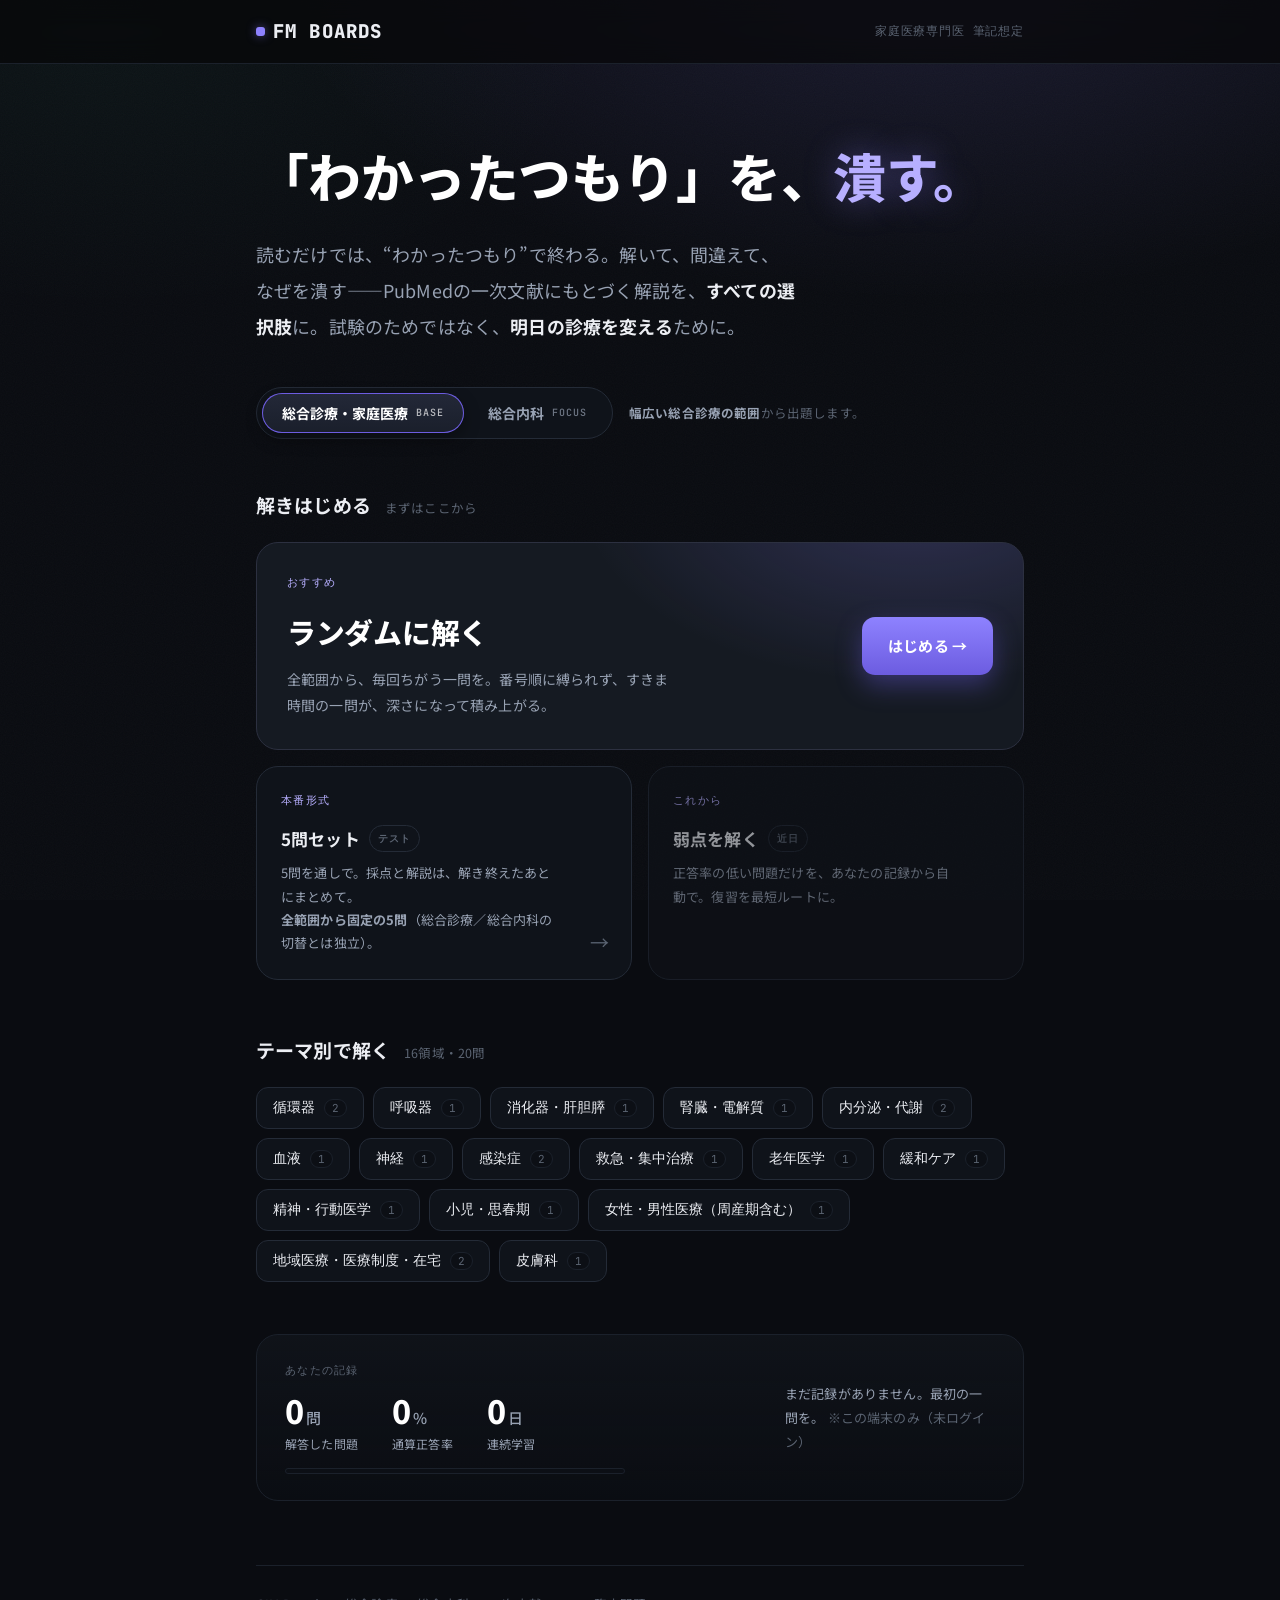
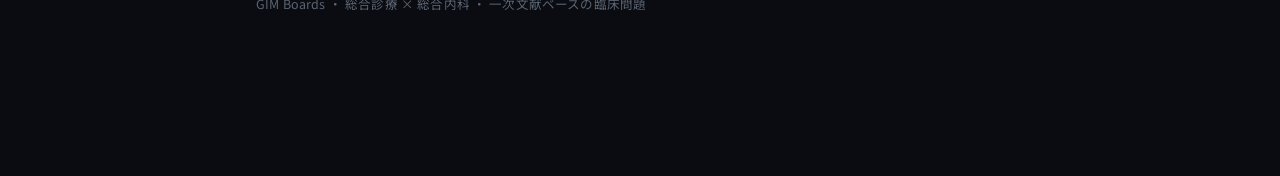
<file: fmboards_index.html>
<!DOCTYPE html>
<html lang="ja">
<head>
<meta charset="UTF-8">
<meta name="viewport" content="width=device-width, initial-scale=1.0">
<title>FM Boards — 家庭医療専門医 筆記想定問題集</title>
<meta name="description" content="総合診療専門医レベルの筆記想定問題集。PubMed照合済みの深い解説つき。">
<link rel="preconnect" href="https://fonts.googleapis.com"><link rel="preconnect" href="https://fonts.gstatic.com" crossorigin>
<link href="https://fonts.googleapis.com/css2?family=Inter:wght@400;500;600;700;800&family=Noto+Sans+JP:wght@400;500;700&family=JetBrains+Mono:wght@500;600&display=swap" rel="stylesheet">
<link rel="stylesheet" href="fmboards_styles.css">
</head>
<body>
<div class="progress" id="pg"></div>
<header><div class="bar">
  <a href="" onclick="location.reload();return false;" style="display:flex;align-items:center;gap:8px;text-decoration:none;color:inherit">
    <span class="dot"></span><span class="b">FM BOARDS</span>
  </a>
  <span class="r">家庭医療専門医 筆記想定</span>
</div></header>
<main>
  <div id="home" class="screen active"></div>
  <div id="quiz" class="screen"></div>
  <div id="result" class="screen"></div>
</main>
<script src="fmboards_data.js"></script>
<script src="fmboards_app.js"></script>
</body>
</html>
</file>
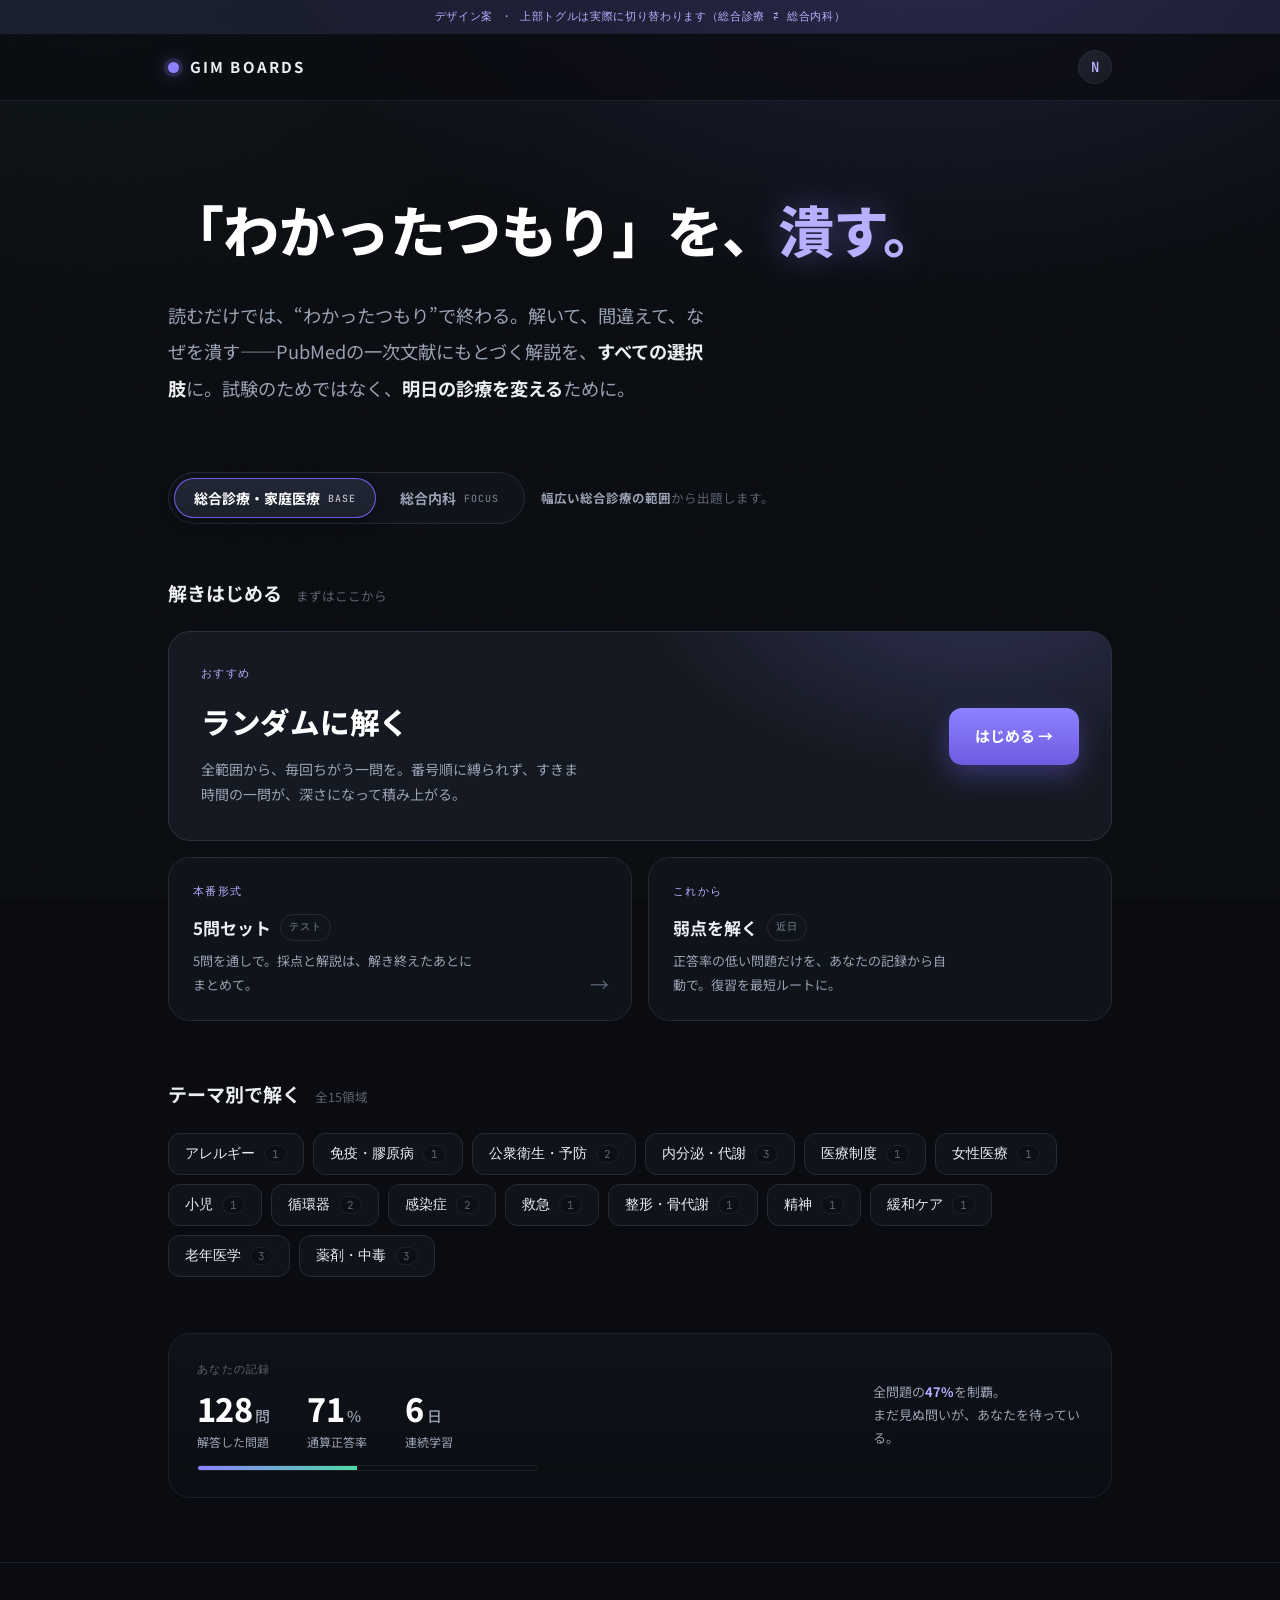
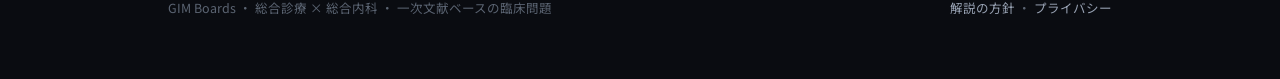
<file: docs/gimboards_redesign_mock.html>
<!DOCTYPE html>
<html lang="ja">
<head>
<meta charset="UTF-8">
<meta name="viewport" content="width=device-width, initial-scale=1.0">
<title>GIM Boards — デザイン案</title>
<link rel="preconnect" href="https://fonts.googleapis.com">
<link rel="preconnect" href="https://fonts.gstatic.com" crossorigin>
<link href="https://fonts.googleapis.com/css2?family=Inter:wght@400;500;600;700;800&family=Noto+Sans+JP:wght@400;500;700;800&family=JetBrains+Mono:wght@500;600&display=swap" rel="stylesheet">
<style>
:root{
  --ink:#0A0C11; --ink-2:#0F131A; --ink-3:#151A22;
  --line:#242B37; --line-soft:#1B212B;
  --text:#ECEEF3; --muted:#98A2B3; --faint:#5B6472;
  --iris:#8E82FF; --iris-soft:#B7AFFF; --iris-deep:#6C5CE0; --mint:#4FD9A6;
  --sans:-apple-system,BlinkMacSystemFont,"Helvetica Neue","Hiragino Sans","Hiragino Kaku Gothic ProN","Noto Sans JP","Inter",sans-serif;
  --mono:ui-monospace,"SF Mono",Menlo,"JetBrains Mono",monospace;
  --r-lg:22px; --maxw:1000px;
}
*{box-sizing:border-box;margin:0;padding:0}
html{-webkit-text-size-adjust:100%}
body{font-family:var(--sans); color:var(--text); background:var(--ink); line-height:1.75; -webkit-font-smoothing:antialiased; overflow-x:hidden}
body::before{content:""; position:fixed; inset:0; z-index:-2;
  background:radial-gradient(1100px 620px at 72% -8%, rgba(142,130,255,.15), transparent 60%),
             radial-gradient(900px 500px at 8% 4%, rgba(79,217,166,.045), transparent 55%), var(--ink)}
body::after{content:""; position:fixed; inset:0; z-index:-1; opacity:.03; pointer-events:none;
  background-image:url("data:image/svg+xml,%3Csvg xmlns='http://www.w3.org/2000/svg' width='140' height='140'%3E%3Cfilter id='n'%3E%3CfeTurbulence type='fractalNoise' baseFrequency='.9' numOctaves='2'/%3E%3C/filter%3E%3Crect width='100%25' height='100%25' filter='url(%23n)'/%3E%3C/svg%3E")}
a{color:inherit;text-decoration:none}
:focus-visible{outline:2px solid var(--iris-soft); outline-offset:3px; border-radius:8px}
.wrap{max-width:var(--maxw); margin:0 auto; padding:0 28px}
.mono{font-family:var(--mono); font-weight:500; letter-spacing:.12em; text-transform:uppercase}

header{position:sticky; top:0; z-index:40; backdrop-filter:blur(14px); background:rgba(10,12,17,.72); border-bottom:1px solid var(--line-soft)}
.bar{max-width:var(--maxw); margin:0 auto; padding:16px 28px; display:flex; align-items:center; justify-content:space-between; gap:20px}
.brand{display:flex; align-items:center; gap:11px}
.mark{width:11px; height:11px; border-radius:50%; background:var(--iris); box-shadow:0 0 0 4px rgba(142,130,255,.16), 0 0 18px rgba(142,130,255,.7)}
.brand b{font-weight:700; letter-spacing:.14em; font-size:15px}
.acct{position:relative}
.avatar{width:34px; height:34px; border-radius:50%; border:1px solid var(--line); background:linear-gradient(145deg,#20242e,#151922); color:var(--iris-soft); font-family:var(--mono); font-weight:600; font-size:14px; display:grid; place-items:center; cursor:pointer; transition:border-color .2s, transform .2s}
.avatar:hover{border-color:var(--iris-deep); transform:translateY(-1px)}
.menu{position:absolute; right:0; top:46px; min-width:210px; padding:8px; background:var(--ink-3); border:1px solid var(--line); border-radius:14px; box-shadow:0 24px 60px rgba(0,0,0,.5); display:none}
.menu.open{display:block; animation:pop .16s ease}
@keyframes pop{from{opacity:0; transform:translateY(-6px)}to{opacity:1; transform:none}}
.menu .who{padding:8px 10px 10px; border-bottom:1px solid var(--line-soft); margin-bottom:6px}
.menu .who small{display:block; color:var(--faint); font-size:11px; letter-spacing:.08em; margin-bottom:3px; font-family:var(--mono)}
.menu .who .em{color:var(--muted); font-size:13px; word-break:break-all}
.menu button{width:100%; text-align:left; padding:9px 10px; border:0; border-radius:9px; cursor:pointer; background:transparent; color:var(--text); font-family:var(--sans); font-size:14px}
.menu button:hover{background:rgba(142,130,255,.12); color:var(--iris-soft)}

.hero{padding:88px 0 26px}
.h1{font-weight:800; color:#fff; font-size:clamp(2.05rem, 5.6vw, 3.5rem); line-height:1.42; letter-spacing:-.01em; margin-bottom:28px; word-break:keep-all}
.h1 .accent{color:var(--iris-soft); text-shadow:0 0 34px rgba(142,130,255,.4)}
.lede{max-width:54ch; color:var(--muted); font-size:clamp(1rem,1.5vw,1.14rem); line-height:2}
.lede b{color:var(--text); font-weight:700}

.scopewrap{margin:40px 0 8px; display:flex; flex-wrap:wrap; align-items:center; gap:16px}
.seg{display:inline-flex; padding:5px; gap:4px; background:var(--ink-2); border:1px solid var(--line); border-radius:999px}
.seg button{border:0; cursor:pointer; padding:10px 20px; border-radius:999px; font-family:var(--sans); font-weight:700; font-size:14px; color:var(--muted); background:transparent; transition:.2s; display:flex; align-items:center; gap:8px}
.seg button .k{font-family:var(--mono); font-weight:500; font-size:10px; letter-spacing:.1em; opacity:.7}
.seg button[aria-selected="true"]{background:linear-gradient(180deg,#232838,#1a1f2b); color:#fff; box-shadow:inset 0 0 0 1px var(--iris-deep), 0 6px 16px rgba(0,0,0,.35)}
.scopenote{font-size:12.5px; color:var(--faint); max-width:38ch}
.scopenote b{color:var(--muted); font-weight:700}

.section{padding:44px 0}
.sec-h{display:flex; align-items:baseline; gap:14px; margin-bottom:22px}
.sec-h h2{font-weight:700; font-size:19px}
.sec-h .sub{color:var(--faint); font-size:12.5px}

/* primary full-width mode */
.primary-card{border:1px solid #2c3040; border-radius:var(--r-lg);
  background:radial-gradient(560px 320px at 86% -25%, rgba(142,130,255,.22), transparent 60%), var(--ink-3);
  padding:32px; display:flex; align-items:center; justify-content:space-between; gap:28px; flex-wrap:wrap;
  cursor:pointer; transition:border-color .22s, transform .22s, box-shadow .22s}
.primary-card:hover{border-color:var(--iris-deep); transform:translateY(-3px); box-shadow:0 20px 46px rgba(0,0,0,.45)}
.primary-card .tag{font-size:10.5px; color:var(--iris-soft); margin-bottom:13px}
.primary-card h3{font-weight:800; font-size:clamp(1.35rem,3vw,1.85rem); letter-spacing:-.01em; margin-bottom:9px; color:#fff}
.primary-card p{color:var(--muted); font-size:14px; max-width:48ch; line-height:1.85}
.primary-card .cta{flex-shrink:0; display:inline-flex; align-items:center; gap:9px; background:linear-gradient(180deg,var(--iris),var(--iris-deep)); color:#fff; font-weight:700; font-size:15px; padding:15px 26px; border-radius:13px; box-shadow:0 10px 26px rgba(108,92,224,.4); transition:.2s}
.primary-card:hover .cta{transform:translateY(-2px); box-shadow:0 14px 32px rgba(108,92,224,.55)}

/* secondary modes */
.mode-strip{display:grid; grid-template-columns:repeat(auto-fit,minmax(270px,1fr)); gap:16px; margin-top:16px}
.scard{position:relative; border:1px solid var(--line); border-radius:var(--r-lg); background:var(--ink-2); padding:24px; transition:border-color .2s, transform .2s, box-shadow .2s; cursor:pointer}
.scard:hover{border-color:var(--iris-deep); transform:translateY(-3px); box-shadow:0 16px 36px rgba(0,0,0,.4)}
.scard .tag{font-size:10.5px; color:var(--iris-soft); margin-bottom:12px}
.scard h4{font-weight:700; font-size:17px; margin-bottom:7px; display:flex; align-items:center; gap:9px}
.scard p{color:var(--muted); font-size:13px; line-height:1.8; max-width:40ch}
.scard .go{position:absolute; right:22px; bottom:20px; color:var(--faint); font-size:19px; transition:.2s}
.scard:hover .go{color:var(--iris-soft); transform:translateX(3px)}
.scard.soon{opacity:.6; cursor:default}
.scard.soon:hover{transform:none; border-color:var(--line); box-shadow:none}
.scard.soon .go{display:none}
.pill{font-family:var(--mono); font-size:9.5px; letter-spacing:.12em; padding:4px 8px; border-radius:999px; border:1px solid var(--line); color:var(--faint)}

/* themes */
.chips{display:flex; flex-wrap:wrap; gap:9px}
.chip{display:inline-flex; align-items:center; gap:9px; padding:11px 16px; border-radius:12px; border:1px solid var(--line); background:var(--ink-2); color:var(--text); font-size:13.5px; cursor:pointer; transition:.18s}
.chip:hover{border-color:var(--iris-deep); background:var(--ink-3); transform:translateY(-1px)}
.chip .n{font-family:var(--mono); font-size:11px; color:var(--faint); background:#0c0f15; border:1px solid var(--line-soft); padding:1px 7px; border-radius:999px}
.chip[hidden]{display:none}

.record{border:1px solid var(--line-soft); border-radius:var(--r-lg); padding:26px 28px; background:linear-gradient(180deg,rgba(21,26,34,.5),rgba(15,19,26,.2)); display:flex; flex-wrap:wrap; align-items:center; justify-content:space-between; gap:24px}
.record .lbl{font-size:10.5px; color:var(--faint); margin-bottom:14px}
.stats{display:flex; gap:38px; flex-wrap:wrap}
.stat .v{font-weight:800; font-size:32px; letter-spacing:-.02em; color:#fff; line-height:1}
.stat .v em{font-style:normal; font-size:15px; color:var(--muted); font-weight:500; margin-left:3px}
.stat .c{font-size:12px; color:var(--muted); margin-top:7px}
.bar-mini{height:6px; border-radius:4px; background:#0c0f15; border:1px solid var(--line-soft); overflow:hidden; width:min(340px,42vw); margin-top:13px}
.bar-mini i{display:block; height:100%; width:47%; background:linear-gradient(90deg,var(--iris),var(--mint))}
.record .msg{color:var(--muted); font-size:13px; max-width:30ch}
.record .msg b{color:var(--iris-soft); font-weight:700}

footer{margin-top:20px; border-top:1px solid var(--line-soft); padding:34px 0 60px}
footer .f{max-width:var(--maxw); margin:0 auto; padding:0 28px; display:flex; flex-wrap:wrap; justify-content:space-between; gap:16px; color:var(--faint); font-size:12.5px}
footer a{color:var(--muted)} footer a:hover{color:var(--iris-soft)}

.reveal{opacity:0; transform:translateY(14px)}
.reveal.in{opacity:1; transform:none; transition:opacity .7s ease, transform .7s cubic-bezier(.2,.7,.2,1)}
@media (max-width:760px){.hero{padding:56px 0 18px}.stats{gap:26px}.primary-card{padding:26px}.primary-card .cta{width:100%; justify-content:center}}
@media (prefers-reduced-motion:reduce){.reveal{opacity:1; transform:none; transition:none}*{scroll-behavior:auto!important}}
.demobar{background:rgba(142,130,255,.10); border-bottom:1px solid var(--line-soft); font-family:var(--mono); font-size:11px; letter-spacing:.06em; color:var(--iris-soft); text-align:center; padding:7px}
</style>
</head>
<body>

<div class="demobar">デザイン案 ・ 上部トグルは実際に切り替わります（総合診療 ⇄ 総合内科）</div>

<header>
  <div class="bar">
    <a class="brand" href="#"><span class="mark"></span><b>GIM&nbsp;BOARDS</b></a>
    <div class="acct">
      <div class="avatar" id="av" tabindex="0" role="button" aria-label="アカウント">N</div>
      <div class="menu" id="mn">
        <div class="who"><small>ログイン中</small><div class="em">numbergirl1995@gmail.com</div></div>
        <button>進捗をみる</button>
        <button>ログアウト</button>
      </div>
    </div>
  </div>
</header>

<main class="wrap">

  <section class="hero">
    <h1 class="h1 reveal">「わかったつもり」を、<span class="accent">潰す。</span></h1>
    <p class="lede reveal">読むだけでは、“わかったつもり”で終わる。解いて、間違えて、なぜを潰す——PubMedの一次文献にもとづく解説を、<b>すべての選択肢</b>に。試験のためではなく、<b>明日の診療を変える</b>ために。</p>
  </section>

  <div class="scopewrap reveal">
    <div class="seg" role="tablist" aria-label="出題範囲">
      <button role="tab" aria-selected="true" data-scope="gp">総合診療・家庭医療 <span class="k">BASE</span></button>
      <button role="tab" aria-selected="false" data-scope="im">総合内科 <span class="k">FOCUS</span></button>
    </div>
    <div class="scopenote" id="scopenote"><b>幅広い総合診療の範囲</b>から出題します。</div>
  </div>

  <section class="section">
    <div class="sec-h reveal"><h2>解きはじめる</h2><span class="sub">まずはここから</span></div>

    <div class="primary-card reveal">
      <div class="txt">
        <div class="tag mono">おすすめ</div>
        <h3>ランダムに解く</h3>
        <p>全範囲から、毎回ちがう一問を。番号順に縛られず、すきま時間の一問が、深さになって積み上がる。</p>
      </div>
      <span class="cta">はじめる →</span>
    </div>

    <div class="mode-strip">
      <div class="scard reveal" id="setcard">
        <div class="tag mono">本番形式</div>
        <h4>5問セット <span class="pill">テスト</span></h4>
        <p>5問を通しで。採点と解説は、解き終えたあとにまとめて。</p>
        <span class="go">→</span>
      </div>
      <div class="scard soon reveal" id="weakcard">
        <div class="tag mono">これから</div>
        <h4>弱点を解く <span class="pill">近日</span></h4>
        <p>正答率の低い問題だけを、あなたの記録から自動で。復習を最短ルートに。</p>
      </div>
    </div>
  </section>

  <section class="section" style="padding-top:12px">
    <div class="sec-h reveal"><h2>テーマ別で解く</h2><span class="sub" id="themesub">全15領域</span></div>
    <div class="chips reveal" id="chips">
      <button class="chip" data-im="1">アレルギー <span class="n">1</span></button>
      <button class="chip" data-im="1">免疫・膠原病 <span class="n">1</span></button>
      <button class="chip" data-im="0">公衆衛生・予防 <span class="n">2</span></button>
      <button class="chip" data-im="1">内分泌・代謝 <span class="n">3</span></button>
      <button class="chip" data-im="0">医療制度 <span class="n">1</span></button>
      <button class="chip" data-im="0">女性医療 <span class="n">1</span></button>
      <button class="chip" data-im="0">小児 <span class="n">1</span></button>
      <button class="chip" data-im="1">循環器 <span class="n">2</span></button>
      <button class="chip" data-im="1">感染症 <span class="n">2</span></button>
      <button class="chip" data-im="1">救急 <span class="n">1</span></button>
      <button class="chip" data-im="1">整形・骨代謝 <span class="n">1</span></button>
      <button class="chip" data-im="1">精神 <span class="n">1</span></button>
      <button class="chip" data-im="1">緩和ケア <span class="n">1</span></button>
      <button class="chip" data-im="1">老年医学 <span class="n">3</span></button>
      <button class="chip" data-im="1">薬剤・中毒 <span class="n">3</span></button>
    </div>
  </section>

  <section class="section" style="padding-top:12px">
    <div class="record reveal">
      <div>
        <div class="lbl mono">あなたの記録</div>
        <div class="stats">
          <div class="stat"><div class="v">128<em>問</em></div><div class="c">解答した問題</div></div>
          <div class="stat"><div class="v">71<em>%</em></div><div class="c">通算正答率</div></div>
          <div class="stat"><div class="v">6<em>日</em></div><div class="c">連続学習</div></div>
        </div>
        <div class="bar-mini"><i></i></div>
      </div>
      <div class="msg">全問題の<b>47%</b>を制覇。<br>まだ見ぬ問いが、あなたを待っている。</div>
    </div>
  </section>

</main>

<footer>
  <div class="f">
    <span>GIM Boards ・ 総合診療 × 総合内科 ・ 一次文献ベースの臨床問題</span>
    <span><a href="#">解説の方針</a> ・ <a href="#">プライバシー</a></span>
  </div>
</footer>

<script>
const av=document.getElementById('av'), mn=document.getElementById('mn');
const toggleMenu=()=>mn.classList.toggle('open');
av.addEventListener('click',toggleMenu);
av.addEventListener('keydown',e=>{if(e.key==='Enter'||e.key===' '){e.preventDefault();toggleMenu();}});
document.addEventListener('click',e=>{if(!e.target.closest('.acct'))mn.classList.remove('open');});

const segBtns=document.querySelectorAll('.seg button');
const chips=document.querySelectorAll('#chips .chip');
const setcard=document.getElementById('setcard');
const note=document.getElementById('scopenote');
const themesub=document.getElementById('themesub');
function applyScope(scope){
  segBtns.forEach(b=>b.setAttribute('aria-selected', b.dataset.scope===scope));
  const im = scope==='im';
  chips.forEach(c=>{ c.hidden = im && c.dataset.im==='0'; });
  setcard.style.display = im ? 'none' : '';
  note.innerHTML = im
    ? '総合内科の基盤固めモード。<b>小児・女性医療・公衆衛生・医療制度を除外</b>し、テスト形式はお休みします。'
    : '<b>幅広い総合診療の範囲</b>から出題します。';
  themesub.textContent = im ? [...chips].filter(c=>!c.hidden).length+'領域' : '全15領域';
}
segBtns.forEach(b=>b.addEventListener('click',()=>applyScope(b.dataset.scope)));

const io=new IntersectionObserver((es)=>es.forEach(e=>{if(e.isIntersecting){e.target.classList.add('in');io.unobserve(e.target);}}),{threshold:.12});
document.querySelectorAll('.reveal').forEach((el,i)=>{el.style.transitionDelay=(Math.min(i,6)*40)+'ms'; io.observe(el);});
</script>
</body>
</html>
</file>
<file: fmboards_styles.css>
/* ===========================================================
   FM BOARDS — design system (Neon Dark / violet + chapter colors)
   Locked design. Tokens → restyle freely from :root.
   =========================================================== */
:root{
  /* palette updated to redesign (GIM Boards / iris + mint). Token NAMES preserved so JS inline refs (--neon-2/--muted/--faint/--green …) keep working; only values changed. */
  --bg:#0A0C11; --surface:#0F131A; --surface-2:#151A22; --hair:#1B212B; --hair-2:#242B37;
  --text:#ECEEF3; --muted:#98A2B3; --faint:#5B6472;
  --neon:#8E82FF; --neon-2:#B7AFFF; --neon-glow:rgba(142,130,255,.5); --neon-soft:rgba(142,130,255,.12); --neon-line:rgba(142,130,255,.42);
  --green:#4FD9A6; --green-soft:rgba(79,217,166,.12); --green-line:rgba(79,217,166,.42);
  --red:#fb7185; --red-soft:rgba(251,113,133,.12); --red-line:rgba(251,113,133,.42);
  --amber:#fbbf24; --amber-soft:rgba(251,191,36,.12); --amber-line:rgba(251,191,36,.42);
  --mono:"JetBrains Mono",ui-monospace,monospace;
  --sans:-apple-system,BlinkMacSystemFont,"Helvetica Neue","Hiragino Sans","Hiragino Kaku Gothic ProN","Noto Sans JP","Inter",sans-serif;
  /* new redesign tokens from the mock (added, not renamed) — used by #home components */
  --iris:#8E82FF; --iris-soft:#B7AFFF; --iris-deep:#6C5CE0; --mint:#4FD9A6;
  --ink:#0A0C11; --ink-2:#0F131A; --ink-3:#151A22; --line:#242B37; --line-soft:#1B212B;
  --r-lg:22px;
}
*{box-sizing:border-box;margin:0;padding:0}
html{scroll-behavior:smooth}
body{background:var(--bg);color:var(--text);font-family:var(--sans);font-size:16px;line-height:1.85;-webkit-font-smoothing:antialiased;letter-spacing:.01em;
  background-image:radial-gradient(1100px 620px at 72% -8%,rgba(142,130,255,.15),transparent 60%),radial-gradient(900px 500px at 8% 4%,rgba(79,217,166,.045),transparent 55%);
  background-attachment:fixed;min-height:100vh}
a{color:inherit}
.mono{font-family:var(--mono)}
.progress{position:fixed;top:0;left:0;height:2px;width:0;z-index:60;background:linear-gradient(90deg,var(--neon),var(--green));box-shadow:0 0 12px var(--neon-glow);transition:width .25s}
/* ---- top bar ---- */
header{position:sticky;top:0;z-index:50;background:rgba(7,8,9,.72);backdrop-filter:blur(12px);border-bottom:1px solid var(--hair)}
.bar{max-width:820px;margin:0 auto;padding:14px 26px;display:flex;align-items:center;gap:12px;font-family:var(--mono);font-size:12px;letter-spacing:.07em;color:var(--muted)}
.bar .dot{width:9px;height:9px;border-radius:3px;background:var(--neon);box-shadow:0 0 10px var(--neon-glow)}
.bar .b{color:var(--text);font-weight:800;font-size:19px;letter-spacing:.06em}
.bar .r{margin-left:auto;color:var(--faint)}
.btn-ghost{font-family:var(--mono);font-size:12px;color:var(--neon-2);background:var(--neon-soft);border:1px solid var(--neon-line);padding:6px 12px;border-radius:8px;cursor:pointer;transition:.2s}
.btn-ghost:hover{box-shadow:0 0 14px var(--neon-soft)}
main{max-width:820px;margin:0 auto;padding:0 26px 130px}
.screen{display:none;animation:fade .5s cubic-bezier(.2,.7,.2,1)}
.screen.active{display:block}
@keyframes fade{from{opacity:0;transform:translateY(10px)}to{opacity:1;transform:none}}
.reveal{opacity:0;transform:translateY(13px);transition:.6s cubic-bezier(.2,.7,.2,1)}.reveal.in{opacity:1;transform:none}
/* ---- home ---- */
.home{padding:64px 0 40px}
.home .kicker{font-family:var(--mono);font-size:12px;letter-spacing:.16em;color:var(--neon-2);text-transform:uppercase}
.home h1{font-size:46px;font-weight:800;letter-spacing:-.03em;line-height:1.08;margin:16px 0 14px}
.home h1 .g{background:linear-gradient(120deg,var(--neon-2),var(--green));-webkit-background-clip:text;background-clip:text;color:transparent}
.home .lead{color:var(--muted);font-size:17px;max-width:54ch}
.home .stats{display:flex;gap:26px;margin:30px 0 34px;flex-wrap:wrap}
.stat .v{font-size:30px;font-weight:700;letter-spacing:-.02em}
.stat .k{font-family:var(--mono);font-size:11px;color:var(--faint);letter-spacing:.08em;text-transform:uppercase}
.cta{display:inline-flex;align-items:center;gap:10px;font-weight:700;font-size:16px;color:#0b0712;background:linear-gradient(120deg,var(--neon),#9b8dff);
  border:none;padding:15px 30px;border-radius:12px;cursor:pointer;box-shadow:0 8px 30px -8px var(--neon-glow);transition:.22s}
.cta:hover{transform:translateY(-2px);box-shadow:0 14px 40px -10px var(--neon-glow)}
.domains{margin-top:46px;border-top:1px solid var(--hair);padding-top:26px}
.domains .lab{font-family:var(--mono);font-size:11px;color:var(--faint);letter-spacing:.12em;text-transform:uppercase;margin-bottom:16px}
.qlist{list-style:none;display:flex;flex-direction:column}
.qrow{display:flex;align-items:center;gap:16px;padding:15px 6px;border-bottom:1px solid var(--hair);cursor:pointer;transition:.2s;position:relative}
.qrow::after{content:"";position:absolute;left:0;bottom:-1px;height:2px;width:0;background:var(--neon);box-shadow:0 0 8px var(--neon-glow);transition:width .35s}
.qrow:hover{padding-left:12px}.qrow:hover::after{width:100%}
.qrow .n{font-family:var(--mono);font-size:13px;color:var(--neon);width:26px}
.qrow .dom{font-family:var(--mono);font-size:11px;color:var(--faint);width:64px;flex:none}
.qrow .t{font-size:15.5px;color:var(--text)}
.qrow .chev{margin-left:auto;color:var(--faint);transition:.2s}.qrow:hover .chev{color:var(--neon-2);transform:translateX(3px)}
/* ---- quiz ---- */
.qtop{display:flex;align-items:center;gap:10px;padding:26px 0 10px;font-family:var(--mono);font-size:12px;color:var(--muted)}
.pips{display:flex;gap:6px;margin-left:auto}
.pip{width:9px;height:9px;border-radius:99px;background:var(--surface-2);border:1px solid var(--hair-2)}
.pip.cur{border-color:var(--neon);box-shadow:0 0 8px var(--neon-soft)}
.pip.ok{background:var(--green);border-color:var(--green)} .pip.ng{background:var(--red);border-color:var(--red)}
.hero{padding:18px 0 14px;border-bottom:1.5px solid var(--hair-2);position:relative}
.bignum{position:absolute;right:-2px;top:6px;font-family:"Inter",sans-serif;font-weight:800;font-size:104px;line-height:1;letter-spacing:-.05em;color:transparent;-webkit-text-stroke:1.5px var(--neon-line);opacity:.6;pointer-events:none}
.eyebrow{display:inline-flex;align-items:center;gap:8px;font-size:12.5px;font-weight:600;color:var(--neon-2);background:var(--neon-soft);border:1px solid var(--neon-line);padding:5px 12px;border-radius:99px}
.qtitle{font-size:27px;font-weight:700;letter-spacing:-.02em;line-height:1.4;max-width:20ch;margin-top:18px}
.meta{font-family:var(--mono);font-size:12px;color:var(--muted);margin:14px 0 22px}.meta .sep{color:var(--faint);margin:0 8px}
.stem{font-size:16px;line-height:1.95;color:#cdd0d8}
.stem b{color:#fff;font-weight:600;border-bottom:1.5px solid var(--neon);box-shadow:inset 0 -7px 0 var(--neon-soft);padding-bottom:1px}
.qask{margin:28px 0 14px;font-family:var(--mono);font-size:13px;letter-spacing:.08em;text-transform:uppercase;color:var(--neon-2)}
.options{list-style:none;border-top:1px solid var(--hair)}
.opt{display:flex;gap:18px;align-items:center;padding:18px 10px 18px 4px;border-bottom:1px solid var(--hair);cursor:pointer;position:relative;transition:.22s cubic-bezier(.2,.7,.2,1)}
.opt::after{content:"";position:absolute;left:0;bottom:-1px;height:2px;width:0;background:var(--neon);box-shadow:0 0 8px var(--neon-glow);transition:width .4s}
.opt:hover{padding-left:14px}.opt:hover::after{width:100%}
.opt .lt{flex:none;width:32px;height:32px;border:1.5px solid var(--hair-2);border-radius:8px;display:grid;place-items:center;font-family:var(--mono);font-weight:600;font-size:14px;color:var(--muted);transition:.22s}
.opt:hover .lt{border-color:var(--neon);color:var(--neon-2);box-shadow:0 0 12px var(--neon-soft)}
.opt .ot{font-size:16px;color:#dfe1e7}
.answered .opt{cursor:default}.answered .opt:hover{padding-left:4px}.answered .opt::after{display:none}
.opt.correct{background:var(--green-soft);border-bottom-color:transparent;border-radius:10px;box-shadow:inset 0 0 0 1px var(--green)}
.opt.correct .lt{background:var(--green);border-color:var(--green);color:#04231a}.opt.correct .ot{color:#fff}
.opt.wrong{background:var(--red-soft);border-bottom-color:transparent;border-radius:10px;box-shadow:inset 0 0 0 1px var(--red)}
.opt.wrong .lt{background:var(--red);border-color:var(--red);color:#3b0a14}
.tag{margin-left:auto;font-family:var(--mono);font-size:11px;font-weight:600;letter-spacing:.1em}
.opt.correct .tag{color:var(--green)}.opt.wrong .tag{color:var(--red)}
.hint{font-family:var(--mono);font-size:12px;color:var(--faint);margin-top:14px}
/* ---- explanation (chapter colors) ---- */
.explain{display:none;margin-top:6px}.explain.show{display:block}
section.sec{padding:30px 0 32px 22px;border-bottom:1px solid var(--hair);border-left:2.5px solid var(--sc,var(--hair-2))}
.sec.s1{--sc:var(--neon);--scl:var(--neon-line)}
.sec.s2{--sc:var(--green);--scl:var(--green-line)}
.sec.s3{--sc:var(--red);--scl:var(--red-line)}
.sec.s4{--sc:var(--amber);--scl:var(--amber-line)}
.sec.s5{--sc:var(--neon);--scl:var(--neon-line)}
.sec.s6{--sc:var(--neon);--scl:var(--neon-line)}
.qfig{margin:18px 0 6px}
.qfig svg{max-width:100%;height:auto;display:block;border:1px solid var(--hair-2);border-radius:12px;background:var(--surface);padding:10px}
.evnote{color:var(--muted);font-size:14px;line-height:1.7;padding:4px 2px}
/* ---- PICO chip + expandable panel (RCT evidence) ---- */
.picochip{display:inline-block;margin-left:8px;padding:2px 10px;font-family:var(--mono);font-size:11px;font-weight:700;letter-spacing:.04em;color:var(--neon-2);background:var(--neon-soft);border:1px solid var(--neon-line);border-radius:999px;cursor:pointer;vertical-align:middle;white-space:nowrap;transition:background .15s,box-shadow .15s}
.picochip:hover{background:rgba(124,108,255,.22);box-shadow:0 0 0 3px var(--neon-soft)}
.picorow{display:none}
.picorow.open{display:table-row}
.picorow>td{padding:0 0 6px!important;border:none!important}
.picobox{margin:2px 0 4px;padding:15px 17px;background:var(--surface-2);border:1px solid var(--hair-2);border-left:3px solid var(--neon);border-radius:10px}
.picogrid{display:grid;grid-template-columns:1fr 1fr;gap:9px 20px}
@media(max-width:640px){.picogrid{grid-template-columns:1fr}}
.picogrid>div,.picoline{font-size:13.5px;line-height:1.62;color:var(--muted)}
.picoline{margin-top:10px;padding-top:10px;border-top:1px dashed var(--hair-2)}
.pk{display:inline-block;min-width:1.6em;margin-right:9px;padding:1px 7px;font-family:var(--mono);font-size:11px;font-weight:700;text-align:center;border-radius:6px;vertical-align:baseline}
.pk.pc{color:var(--neon-2);background:var(--neon-soft);border:1px solid var(--neon-line)}
.pk.nn{color:var(--green);background:var(--green-soft);border:1px solid var(--green-line)}
.pk.cav{color:var(--amber);background:var(--amber-soft);border:1px solid var(--amber-line);min-width:auto}
/* ===================== Stage 3 — modes / crowd stats ===================== */
/* resume banner */
.resumebar{display:block;width:100%;text-align:left;margin:20px 0 4px;padding:14px 16px;font-size:14px;font-weight:700;color:var(--neon-2);background:var(--neon-soft);border:1px solid var(--neon-line);border-radius:12px;cursor:pointer;transition:.2s}
.resumebar:hover{box-shadow:0 0 0 3px var(--neon-soft);transform:translateY(-1px)}
/* home: two modes */
.modesec{margin-top:40px}
.modlab{display:flex;align-items:baseline;gap:10px;font-size:15px;font-weight:700;color:var(--text);margin:30px 0 14px}
.modlab .mi{font-family:var(--mono);color:var(--neon-2)}
.modlab .ms{font-size:12px;font-weight:400;color:var(--faint);letter-spacing:.02em}
.setcards{display:grid;grid-template-columns:1fr 1fr;gap:14px}
@media(max-width:620px){.setcards{grid-template-columns:1fr}}
.setcard{position:relative;text-align:left;cursor:pointer;border:1px solid var(--hair-2);border-radius:14px;padding:18px 18px 16px;background:linear-gradient(180deg,rgba(255,255,255,.02),transparent);transition:.2s;overflow:hidden}
.setcard::before{content:"";position:absolute;left:0;top:0;bottom:0;width:3px;background:var(--neon);opacity:.85}
.setcard.s-set2::before{background:var(--green)}
.setcard:hover{transform:translateY(-2px);border-color:var(--neon-line);box-shadow:0 14px 36px -18px var(--neon-glow)}
.setcard .sct{font-weight:700;font-size:17px;color:var(--text)}
.setcard .scq{font-family:var(--mono);font-size:12px;color:var(--neon-2);margin-top:2px;letter-spacing:.04em}
.setcard .scd{display:flex;flex-wrap:wrap;gap:6px;margin:12px 0}
.dchip{font-family:var(--mono);font-size:10px;letter-spacing:.04em;color:var(--muted);background:var(--surface-2);border:1px solid var(--hair);border-radius:6px;padding:2px 7px}
.setcard .scb{font-size:12px;color:var(--faint)}
.setcard .scgo{position:absolute;right:16px;bottom:14px;color:var(--neon);font-size:13px;opacity:.5;transition:.2s}
.setcard:hover .scgo{opacity:1;transform:translateX(3px)}
.catwrap{display:flex;flex-wrap:wrap;gap:9px}
.catchip{display:inline-flex;align-items:center;gap:8px;cursor:pointer;font-size:13.5px;color:var(--text);background:var(--surface-2);border:1px solid var(--hair-2);border-radius:999px;padding:8px 14px;transition:.18s}
.catchip:hover{border-color:var(--neon-line);color:var(--neon-2);box-shadow:0 0 0 3px var(--neon-soft)}
.catchip .cc{font-family:var(--mono);font-size:11px;color:var(--faint);background:var(--surface);border-radius:999px;padding:1px 7px;min-width:20px;text-align:center}
/* per-question crowd stats panel */
.statpanel{margin:4px 0 22px;padding:16px 18px;background:var(--surface);border:1px solid var(--hair-2);border-radius:14px}
.sphead{display:flex;align-items:center;gap:10px;font-size:13px;font-weight:700;color:var(--text);margin-bottom:12px}
.statn{font-weight:400;color:var(--faint);font-size:11px}
.spnote{font-size:13px;color:var(--muted);line-height:1.6}
.sprow{display:flex;gap:12px;margin-bottom:14px}
.spcell{flex:1;background:var(--surface-2);border:1px solid var(--hair);border-radius:10px;padding:10px 12px}
.spk{font-size:11px;color:var(--faint);letter-spacing:.04em;margin-bottom:3px}
.spv{font-size:26px;font-weight:700;letter-spacing:-.02em;color:var(--text);line-height:1.1}
.spv small{font-size:14px;color:var(--muted);font-weight:600}
.spv.sd{font-size:18px;display:flex;align-items:center;gap:8px;flex-wrap:wrap}
.dtag{font-family:var(--mono);font-size:10.5px;font-weight:700;padding:2px 8px;border-radius:999px;letter-spacing:.03em}
.dtag.good{color:var(--green);background:var(--green-soft);border:1px solid var(--green-line)}
.dtag.ok{color:var(--neon-2);background:var(--neon-soft);border:1px solid var(--neon-line)}
.dtag.low{color:var(--amber);background:var(--amber-soft);border:1px solid var(--amber-line)}
.dtag.wait{color:var(--faint);background:var(--surface-2);border:1px solid var(--hair-2)}
.spblab{font-size:11px;color:var(--faint);margin-bottom:8px}
.spblab .lg{font-size:10px;margin:0 2px 0 8px}
.spblab .lg.cor{color:var(--green)}
.spblab .lg.mine{color:var(--neon-2)}
.spbar{display:flex;align-items:center;gap:10px;margin:6px 0}
.spbar .lt{font-family:var(--mono);font-size:12px;color:var(--muted);width:16px;text-align:center;flex:none}
.spbar .tr{flex:1;height:10px;background:var(--surface-2);border-radius:999px;overflow:hidden}
.spbar .tr i{display:block;height:100%;width:0;background:var(--faint);border-radius:999px;transition:width .6s cubic-bezier(.2,.7,.2,1)}
.spbar .pc{font-family:var(--mono);font-size:12px;color:var(--muted);width:42px;text-align:right;flex:none}
.spbar.cor .tr i{background:linear-gradient(90deg,var(--green),#6ee7b7)}
.spbar.cor .lt{color:var(--green)}
.spbar.mine .tr{box-shadow:inset 0 0 0 1.5px var(--neon-line)}
.spbar.mine .lt{color:var(--neon-2)}
/* result: completers' set average */
.setavg{margin:18px 0;padding:16px 18px;border:1px solid var(--green-line);background:var(--green-soft);border-radius:14px}
.setavg .sak{font-size:12.5px;color:var(--text);font-weight:700}
.setavg .sak .sub{font-weight:400;color:var(--muted);font-size:11px}
.savwrap{display:flex;align-items:baseline;gap:14px;margin-top:6px}
.setavg .sav{font-size:30px;font-weight:800;color:var(--green);letter-spacing:-.02em}
.setavg .sav small{font-size:15px;color:var(--muted);font-weight:600}
.setavg .san{font-size:12px;color:var(--muted)}
.setavg .spnote{margin-top:6px}
.qfig figcaption{font-size:12.5px;color:var(--muted);margin-top:8px;line-height:1.7}
.snum{display:flex;align-items:baseline;gap:13px;margin-bottom:15px}
.snum .n{font-family:var(--mono);font-size:12px;font-weight:600;color:var(--sc);letter-spacing:.1em}
.snum h2{font-size:12.5px;font-weight:700;letter-spacing:.16em;text-transform:uppercase;color:#fff}
.sec p{color:#c4c7d0;font-size:15.5px;margin-bottom:12px;max-width:66ch}.sec p b{color:#fff;font-weight:600}
table{width:100%;border-collapse:collapse;font-size:13.5px;margin-top:4px}
th,td{text-align:left;padding:12px 11px;border-bottom:1px solid var(--hair);vertical-align:top}
thead th{border-bottom:1.5px solid var(--sc,var(--hair-2));font-family:var(--mono);font-size:11px;letter-spacing:.07em;text-transform:uppercase;color:var(--faint);font-weight:600}
td b{color:#fff}
.pmid{font-family:var(--mono);font-size:12px;font-weight:600;color:var(--sc,var(--neon-2));text-decoration:none;border:1px solid var(--scl,var(--neon-line));padding:2px 8px;border-radius:6px;transition:.2s}
.pmid:hover{box-shadow:0 0 12px var(--scl);color:#fff}
.bl{list-style:none;counter-reset:b}
.bl li{padding:13px 0 13px 32px;border-bottom:1px solid var(--hair);position:relative;color:#c4c7d0;font-size:15.5px}
.bl li:last-child{border-bottom:none}
.bl li::before{content:counter(b,decimal-leading-zero);counter-increment:b;position:absolute;left:0;top:13px;font-family:var(--mono);font-size:11px;color:var(--sc);font-weight:600}
.bl li b{color:#fff;font-weight:600}
.refs{font-size:13.5px;color:var(--muted)}.refs div{padding:11px 0;border-bottom:1px solid var(--hair);display:flex;gap:14px}
.refs .rn{font-family:var(--mono);color:var(--sc)}.refs b{color:var(--text)}
.bias{display:inline-block;font-family:var(--mono);font-size:11px;color:var(--red);background:var(--red-soft);border:1px solid var(--red-line);padding:1px 8px;border-radius:99px;margin:2px 4px 0 0}
.navbtns{display:flex;gap:12px;margin-top:30px}
.next{flex:1;font-weight:700;color:#0b0712;background:linear-gradient(120deg,var(--neon),#9b8dff);border:none;padding:15px;border-radius:12px;cursor:pointer;font-size:15px;box-shadow:0 8px 26px -10px var(--neon-glow);transition:.2s}
.next:hover{transform:translateY(-2px)}
/* ---- result ---- */
.result{padding:54px 0}
.scorewrap{display:flex;align-items:flex-end;gap:18px}
.score{font-size:72px;font-weight:800;letter-spacing:-.04em;line-height:.9;background:linear-gradient(120deg,var(--neon-2),var(--green));-webkit-background-clip:text;background-clip:text;color:transparent}
.score small{font-size:24px;color:var(--muted);-webkit-text-fill-color:var(--muted)}
.scoremeta{font-family:var(--mono);font-size:13px;color:var(--muted);padding-bottom:8px}
.gridmap{display:grid;grid-template-columns:repeat(10,1fr);gap:8px;margin:30px 0}
.cell{aspect-ratio:1;border-radius:8px;border:1px solid var(--hair-2);display:grid;place-items:center;font-family:var(--mono);font-size:12px;color:var(--muted);background:var(--surface)}
.cell.ok{background:var(--green-soft);border-color:var(--green);color:var(--green)}
.cell.ng{background:var(--red-soft);border-color:var(--red);color:var(--red)}
.bars{margin:24px 0}
.barrow{display:flex;align-items:center;gap:12px;margin:9px 0;font-size:13px}
.barrow .bl2{width:120px;color:var(--muted);font-size:12.5px;flex:none}
.barrow .tr{flex:1;height:8px;background:var(--surface-2);border-radius:99px;overflow:hidden}
.barrow .tr i{display:block;height:100%;background:linear-gradient(90deg,var(--neon),var(--green));border-radius:99px}
@media(max-width:560px){.home h1{font-size:34px}.bignum{display:none}.gridmap{grid-template-columns:repeat(5,1fr)}}

/* ===================== Stage 1 — redesigned home (visual only; all rules scoped to #home to avoid collisions with .hero/.tag/.cta/.stats used by quiz & result) ===================== */
body::after{content:"";position:fixed;inset:0;z-index:-1;opacity:.03;pointer-events:none;
  background-image:url("data:image/svg+xml,%3Csvg xmlns='http://www.w3.org/2000/svg' width='140' height='140'%3E%3Cfilter id='n'%3E%3CfeTurbulence type='fractalNoise' baseFrequency='.9' numOctaves='2'/%3E%3C/filter%3E%3Crect width='100%25' height='100%25' filter='url(%23n)'/%3E%3C/svg%3E")}

#home{padding:34px 0 20px}
#home .mono{font-family:var(--mono);font-weight:500;letter-spacing:.12em;text-transform:uppercase}
#home .hero{padding:40px 0 6px;border:none}
#home .h1{font-weight:800;color:#fff;font-size:clamp(2.05rem,5.6vw,3.3rem);line-height:1.42;letter-spacing:-.01em;margin-bottom:24px;word-break:keep-all}
#home .h1 .accent{color:var(--iris-soft);text-shadow:0 0 34px rgba(142,130,255,.4)}
#home .lede{max-width:54ch;color:var(--muted);font-size:clamp(1rem,1.5vw,1.12rem);line-height:2}
#home .lede b{color:var(--text);font-weight:700}

#home .scopewrap{margin:36px 0 8px;display:flex;flex-wrap:wrap;align-items:center;gap:16px}
#home .seg{display:inline-flex;padding:5px;gap:4px;background:var(--ink-2);border:1px solid var(--line);border-radius:999px}
#home .seg button{border:0;cursor:pointer;padding:10px 20px;border-radius:999px;font-family:var(--sans);font-weight:700;font-size:14px;color:var(--muted);background:transparent;transition:.2s;display:flex;align-items:center;gap:8px}
#home .seg button .k{font-family:var(--mono);font-weight:500;font-size:10px;letter-spacing:.1em;opacity:.7}
#home .seg button[aria-selected="true"]{background:linear-gradient(180deg,#232838,#1a1f2b);color:#fff;box-shadow:inset 0 0 0 1px var(--iris-deep),0 6px 16px rgba(0,0,0,.35)}
#home .scopenote{font-size:12.5px;color:var(--faint);max-width:40ch}
#home .scopenote b{color:var(--muted);font-weight:700}

#home .section{padding:40px 0}
#home .sec-h{display:flex;align-items:baseline;gap:14px;margin-bottom:20px}
#home .sec-h h2{font-weight:700;font-size:19px}
#home .sec-h .sub{color:var(--faint);font-size:12.5px}

#home .primary-card{border:1px solid #2c3040;border-radius:var(--r-lg);background:radial-gradient(560px 320px at 86% -25%,rgba(142,130,255,.22),transparent 60%),var(--ink-3);padding:30px;display:flex;align-items:center;justify-content:space-between;gap:26px;flex-wrap:wrap;cursor:pointer;transition:border-color .22s,transform .22s,box-shadow .22s}
#home .primary-card:hover{border-color:var(--iris-deep);transform:translateY(-3px);box-shadow:0 20px 46px rgba(0,0,0,.45)}
#home .primary-card .tag{font-size:10.5px;color:var(--iris-soft);margin-bottom:13px}
#home .primary-card h3{font-weight:800;font-size:clamp(1.35rem,3vw,1.8rem);letter-spacing:-.01em;margin-bottom:9px;color:#fff}
#home .primary-card p{color:var(--muted);font-size:14px;max-width:48ch;line-height:1.85}
#home .cta{flex-shrink:0;display:inline-flex;align-items:center;gap:9px;background:linear-gradient(180deg,var(--iris),var(--iris-deep));color:#fff;font-weight:700;font-size:15px;padding:15px 26px;border-radius:13px;box-shadow:0 10px 26px rgba(108,92,224,.4);transition:.2s;border:none;cursor:pointer}
#home .primary-card:hover .cta{transform:translateY(-2px);box-shadow:0 14px 32px rgba(108,92,224,.55)}

#home .mode-strip{display:grid;grid-template-columns:repeat(auto-fit,minmax(240px,1fr));gap:16px;margin-top:16px}
#home .scard{position:relative;border:1px solid var(--line);border-radius:var(--r-lg);background:var(--ink-2);padding:24px;transition:border-color .2s,transform .2s,box-shadow .2s;cursor:pointer;text-align:left}
#home .scard:hover{border-color:var(--iris-deep);transform:translateY(-3px);box-shadow:0 16px 36px rgba(0,0,0,.4)}
#home .scard .tag{font-size:10.5px;color:var(--iris-soft);margin-bottom:12px}
#home .scard h4{font-weight:700;font-size:17px;margin-bottom:7px;display:flex;align-items:center;gap:9px}
#home .scard p{color:var(--muted);font-size:13px;line-height:1.8;max-width:40ch}
#home .scard .go{position:absolute;right:22px;bottom:20px;color:var(--faint);font-size:19px;transition:.2s}
#home .scard:hover .go{color:var(--iris-soft);transform:translateX(3px)}
#home .scard.soon{opacity:.6;cursor:default}
#home .scard.soon:hover{transform:none;border-color:var(--line);box-shadow:none}
#home .scard.soon .go{display:none}
#home .pill{font-family:var(--mono);font-size:9.5px;letter-spacing:.12em;padding:4px 8px;border-radius:999px;border:1px solid var(--line);color:var(--faint)}

#home .chips{display:flex;flex-wrap:wrap;gap:9px}
#home .chip{display:inline-flex;align-items:center;gap:9px;padding:11px 16px;border-radius:12px;border:1px solid var(--line);background:var(--ink-2);color:var(--text);font-size:13.5px;cursor:pointer;transition:.18s}
#home .chip:hover{border-color:var(--iris-deep);background:var(--ink-3);transform:translateY(-1px)}
#home .chip .n{font-family:var(--mono);font-size:11px;color:var(--faint);background:#0c0f15;border:1px solid var(--line-soft);padding:1px 7px;border-radius:999px}
#home .chip[hidden]{display:none}

#home .record{border:1px solid var(--line-soft);border-radius:var(--r-lg);padding:26px 28px;background:linear-gradient(180deg,rgba(21,26,34,.5),rgba(15,19,26,.2));display:flex;flex-wrap:wrap;align-items:center;justify-content:space-between;gap:24px}
#home .record .lbl{font-size:10.5px;color:var(--faint);margin-bottom:14px}
#home .stats{display:flex;gap:34px;flex-wrap:wrap}
#home .stat .v{font-weight:800;font-size:32px;letter-spacing:-.02em;color:#fff;line-height:1}
#home .stat .v em{font-style:normal;font-size:15px;color:var(--muted);font-weight:500;margin-left:3px}
#home .stat .c{font-size:12px;color:var(--muted);margin-top:7px}
#home .bar-mini{height:6px;border-radius:4px;background:#0c0f15;border:1px solid var(--line-soft);overflow:hidden;width:min(340px,42vw);margin-top:13px}
#home .bar-mini i{display:block;height:100%;width:47%;background:linear-gradient(90deg,var(--iris),var(--mint))}
#home .record .msg{color:var(--muted);font-size:13px;max-width:30ch}
#home .record .msg b{color:var(--iris-soft);font-weight:700}

#home .home-foot{margin-top:24px;border-top:1px solid var(--line-soft);padding:26px 0 10px;display:flex;flex-wrap:wrap;justify-content:space-between;gap:12px;color:var(--faint);font-size:12.5px}
#home .home-foot a{color:var(--muted)}
#home .home-foot a:hover{color:var(--iris-soft)}

@media(max-width:760px){#home .hero{padding:28px 0 4px}#home .stats{gap:24px}#home .primary-card{padding:24px}#home .cta{width:100%;justify-content:center}}

/* ---- account avatar + dropdown menu (header #auth) ---- */
.acct{position:relative}
.avatar{width:34px; height:34px; border-radius:50%; border:1px solid var(--line); background:linear-gradient(145deg,#20242e,#151922); color:var(--iris-soft); font-family:var(--mono); font-weight:600; font-size:14px; display:grid; place-items:center; cursor:pointer; transition:border-color .2s, transform .2s}
.avatar:hover{border-color:var(--iris-deep); transform:translateY(-1px)}
.menu{position:absolute; right:0; top:46px; min-width:210px; padding:8px; background:var(--ink-3); border:1px solid var(--line); border-radius:14px; box-shadow:0 24px 60px rgba(0,0,0,.5); display:none}
.menu.open{display:block; animation:pop .16s ease}
@keyframes pop{from{opacity:0; transform:translateY(-6px)}to{opacity:1; transform:none}}
.menu .who{padding:8px 10px 10px; border-bottom:1px solid var(--line-soft); margin-bottom:6px}
.menu .who small{display:block; color:var(--faint); font-size:11px; letter-spacing:.08em; margin-bottom:3px; font-family:var(--mono)}
.menu .who .em{color:var(--muted); font-size:13px; word-break:break-all}
.menu button{width:100%; text-align:left; padding:9px 10px; border:0; border-radius:9px; cursor:pointer; background:transparent; color:var(--text); font-family:var(--sans); font-size:14px}
.menu button:hover{background:rgba(142,130,255,.12); color:var(--iris-soft)}
</file>
